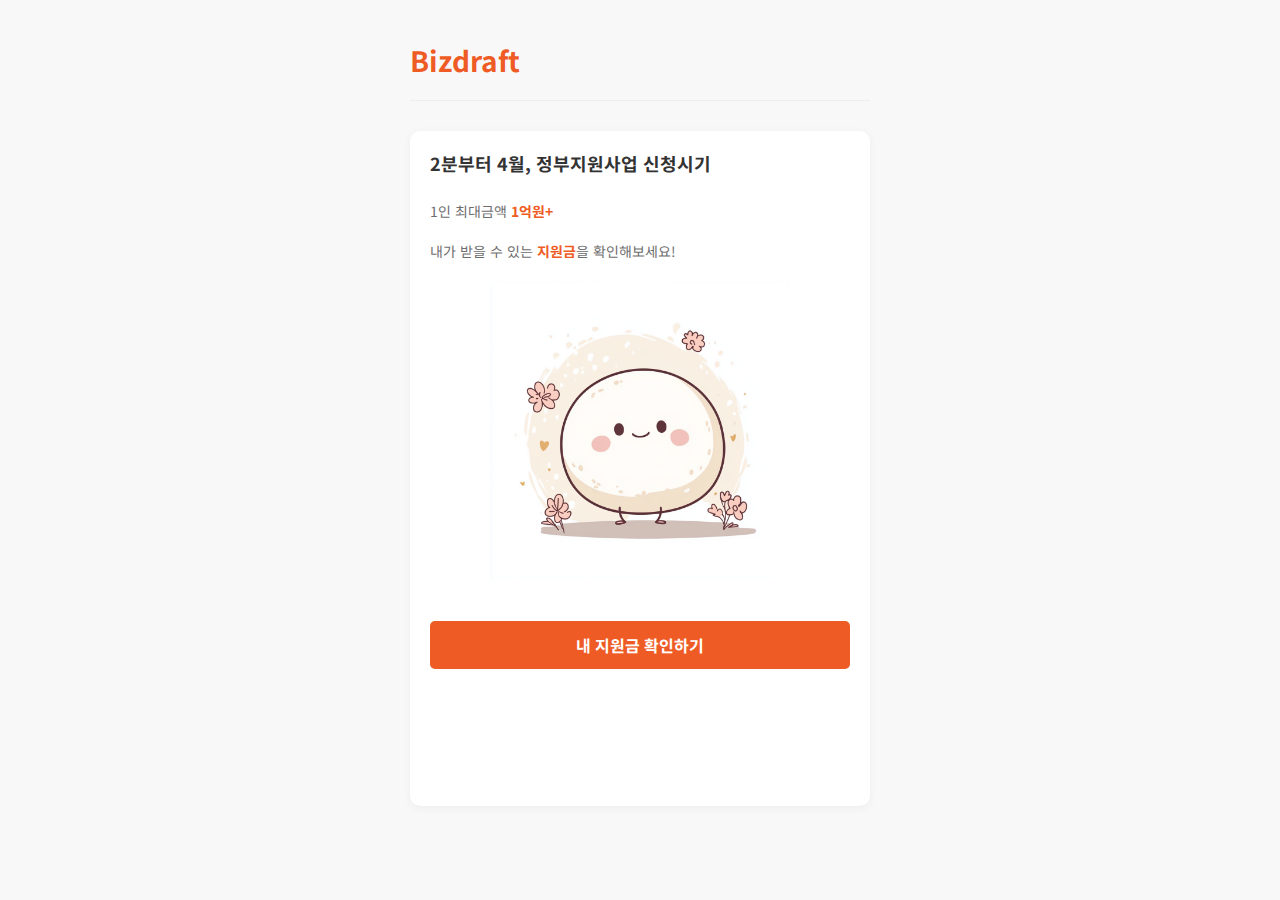
<file: index.html>
<!DOCTYPE html>
<html lang="ko">
<head>
    <meta charset="UTF-8">
    <meta name="viewport" content="width=device-width, initial-scale=1.0">
    <title>Bizdraft - 메인 화면</title>
    <link rel="stylesheet" href="css/style.css">
    <link href="https://fonts.googleapis.com/css2?family=Noto+Sans+KR:wght@400;500;700&display=swap" rel="stylesheet">
</head>
<body>
    <div class="container">
        <!-- Header -->
        <header>
            <div class="logo">Bizdraft</div>
        </header>
        
        <!-- Main Card -->
        <div class="main-card">
            <div class="main-heading">2분부터 4월, 정부지원사업 신청시기</div>
            <div class="sub-text">1인 최대금액 <span class="highlight">1억원+</span></div>
            <div class="sub-text">내가 받을 수 있는 <span class="highlight">지원금</span>을 확인해보세요!</div>
            <img src="images/mascot.png" alt="Mascot" class="mascot">
            <a href="startup-status.html" class="action-button">내 지원금 확인하기</a>
        </div>
    </div>
    
    <script src="js/main.js"></script>
    <script>
        // 메인 페이지 로드 시 이전 데이터 초기화
        document.addEventListener("DOMContentLoaded", function() {
            // 애플리케이션 시작 시 기존 데이터 초기화
            resetUserData();
            
            // 버튼 클릭 시 startup-status로 이동
            document.querySelector(".action-button").addEventListener("click", function(e) {
                e.preventDefault();
                window.location.href = "startup-status.html";
            });
        });
    </script>
</body>
</html>
</file>
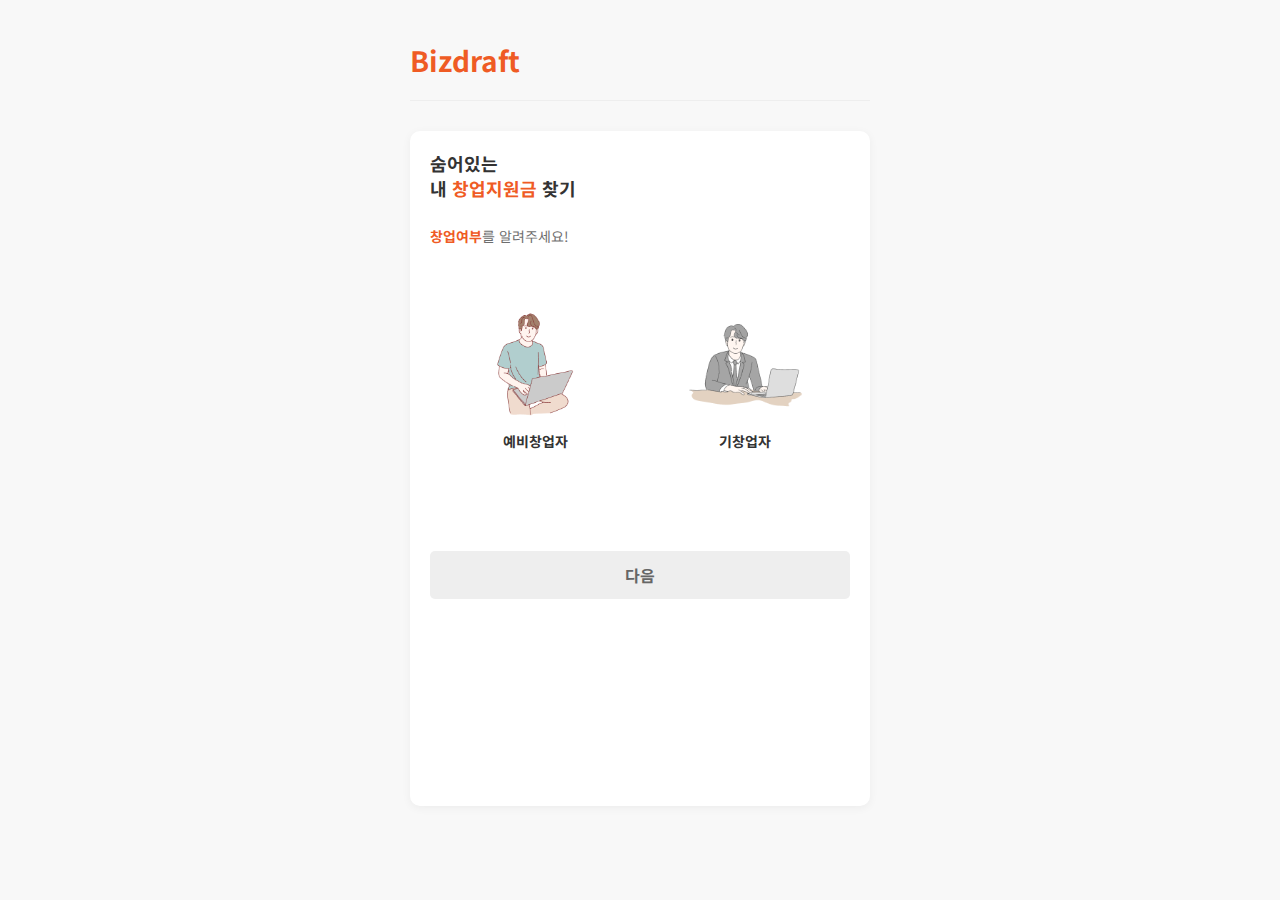
<file: business-idea.html>
<!DOCTYPE html>
<html lang="ko">
  <head>
    <meta charset="UTF-8" />
    <meta name="viewport" content="width=device-width, initial-scale=1.0" />
    <title>Bizdraft - 사업 아이디어 입력</title>
    <link rel="stylesheet" href="css/style.css" />
    <link
      href="https://fonts.googleapis.com/css2?family=Noto+Sans+KR:wght@400;500;700&display=swap"
      rel="stylesheet"
    />
  </head>
  <body>
    <div class="container">
      <!-- Header -->
      <header>
        <div class="logo">Bizdraft</div>
      </header>

      <!-- Main Card -->
      <div class="main-card">
        <div class="main-heading">
          숨어있는<br />내 <span class="highlight">창업지원금</span> 찾기
        </div>
        <div class="sub-text">
          <span class="highlight">사업(창업)아이디어</span>를 알려주세요!
        </div>

        <input
          type="text"
          class="input-field"
          placeholder="사업(창업) 아이디어를 간단하게 적어주세요."
          onkeyup="validateInput(this)"
        />
        <!-- <div class="input-helper">
                💡 키워드 예시: AI, 빅데이터, IoT, 환경, 복지 등
            </div> -->
        <a href="loading.html" class="action-button"
          >창업지원금 얼마인지 알아보기</a
        >

        <a href="landing.html" class="action-button secondary-button">
          추가 아이디어가 필요하신가요? 제안 받아보세요
        </div>
      </div>
    </div>

    <script src="js/main.js"></script>
    <script>
      document.addEventListener("DOMContentLoaded", function () {
        // 이전 페이지에서 전달받은 데이터 확인
        const previousData = getUserData("bizdraft_form_data");

        if (!previousData || !previousData.startupStatus) {
          console.log(
            "Missing startup status, redirecting to startup status page"
          );
          window.location.href = "startup-status.html";
          return;
        }

        // 입력 필드 초기 검증
        validateInput(document.querySelector(".input-field"));

        // 버튼 이벤트 리스너 설정
        document
          .querySelector(".action-button")
          .addEventListener("click", function (e) {
            e.preventDefault();

            const businessIdea = document
              .querySelector(".input-field")
              .value.trim();

            // 데이터 업데이트
            const formData = {
              startupStatus: previousData.startupStatus,
              businessIdea: businessIdea,
            };

            console.log("Saving business idea data:", formData);
            saveUserData("bizdraft_form_data", formData);

            // 로딩 페이지로 이동
            window.location.href = "loading.html";
          });
      });

      // 입력 검증 함수
      function validateInput(inputField) {
        const actionButton = document.querySelector(".action-button");

        if (inputField.value.trim() !== "") {
          actionButton.classList.add("active");
        } else {
          actionButton.classList.remove("active");
        }
      }
    </script>
  </body>
</html>
</file>
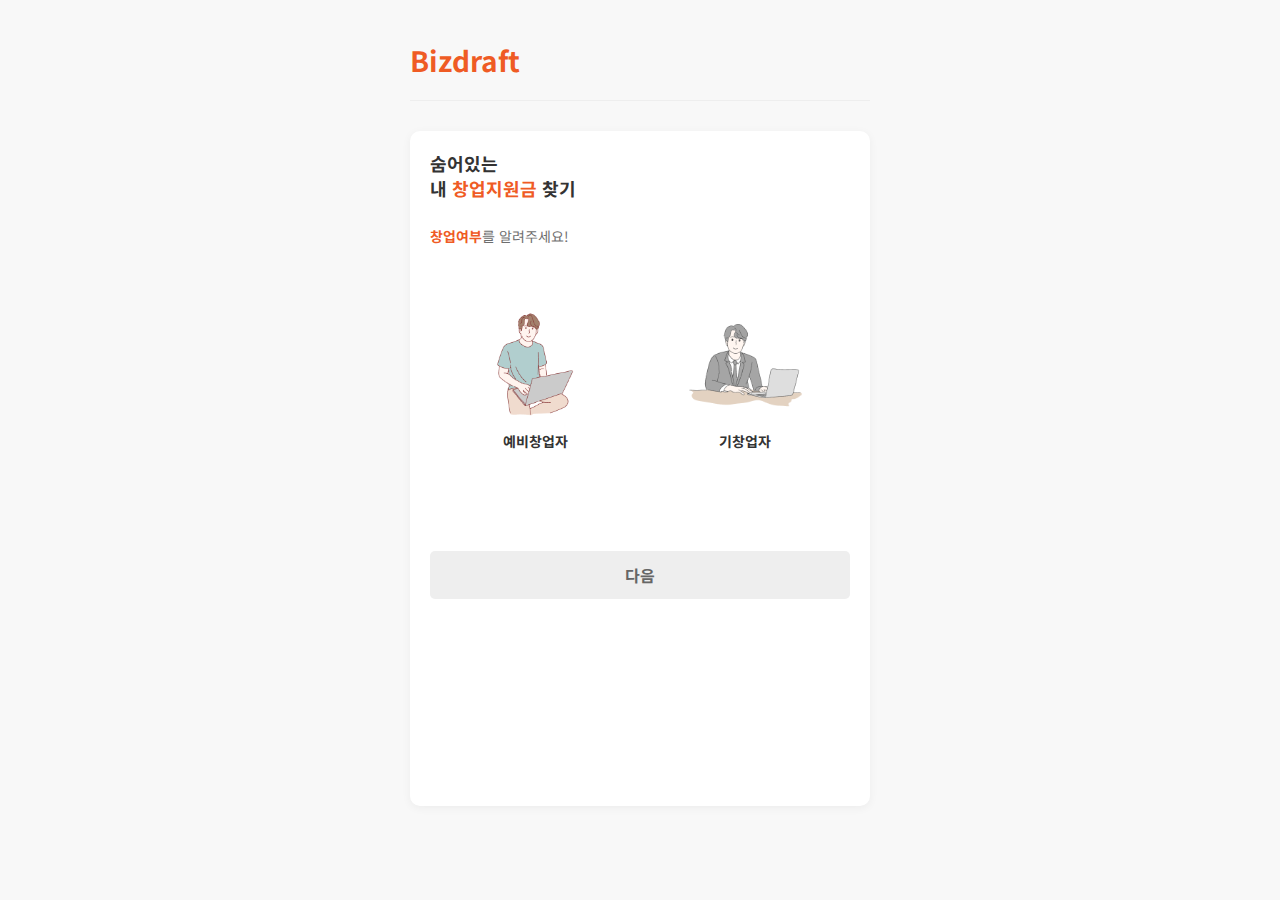
<file: loading.html>
<!DOCTYPE html>
<html lang="ko">
  <head>
    <meta charset="UTF-8" />
    <meta name="viewport" content="width=device-width, initial-scale=1.0" />
    <title>Bizdraft - 분석 중</title>
    <link rel="stylesheet" href="css/style.css" />
    <link
      href="https://fonts.googleapis.com/css2?family=Noto+Sans+KR:wght@400;500;700&display=swap"
      rel="stylesheet"
    />
  </head>
  <body>
    <div class="container">
      <!-- Header -->
      <header>
        <div class="logo">Bizdraft</div>
      </header>

      <!-- Main Card -->
      <div class="main-card" style="text-align: center">
        <div class="main-heading">
          <span class="highlight">창업여부</span>와
          <span class="highlight">사업 아이디어</span><br />
          토대로 Bizdraft AI가 열심히 분석하고 있어요
        </div>

        <div class="sub-text">
          지금 서비스를 나가면 분석이 중단됩니다<br />
          잠시만 기다려주세요
        </div>

        <img src="images/mascot.png" alt="Mascot" class="mascot" />

        <div class="progress-text">
          아직 분석 중이에요...<br />
          90% 진행 중
        </div>

        <div class="progress-bar">
          <div class="progress-fill"></div>
        </div>

        <div class="redirect-text">
          잠시 후 결과 페이지로 자동 이동합니다...
        </div>
      </div>
    </div>

    <script src="js/main.js"></script>
    <script src="js/loading.js"></script>
  </body>
</html>
</file>
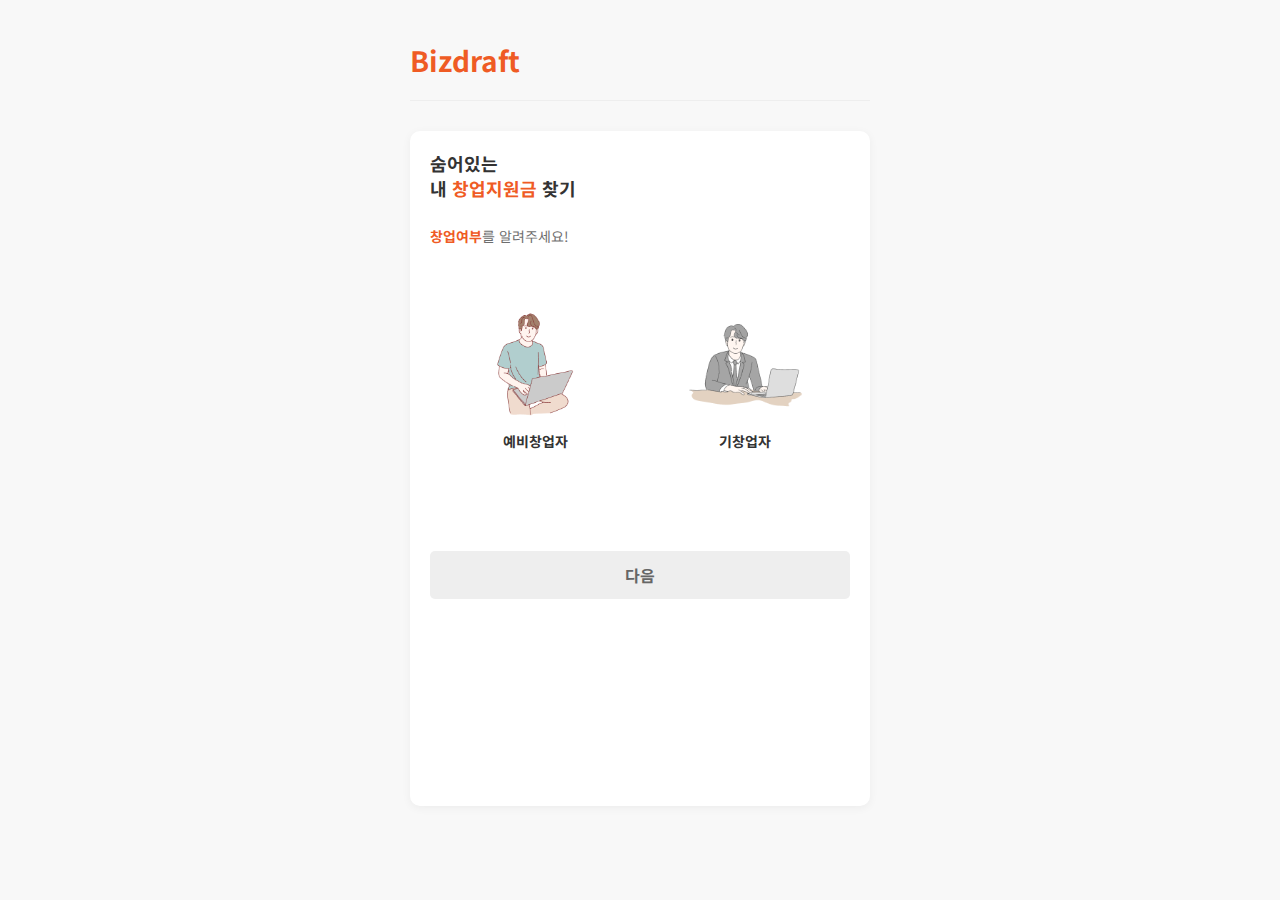
<file: results.html>
<!DOCTYPE html>
<html lang="ko">
  <head>
    <meta charset="UTF-8" />
    <meta name="viewport" content="width=device-width, initial-scale=1.0" />
    <title>Bizdraft - 지원금 결과</title>
    <link rel="stylesheet" href="css/style.css" />
    <link
      href="https://fonts.googleapis.com/css2?family=Noto+Sans+KR:wght@400;500;700&display=swap"
      rel="stylesheet"
    />
  </head>
  <body>
    <div class="container">
      <!-- Header -->
      <header>
        <div class="logo">Bizdraft</div>
      </header>

      <!-- Progress Circle Section -->
      <div class="progress-section">
        <div class="progress-circle-container">
          <div class="progress-circle">
            <div class="funding-title">합격 확률</div>
            <div class="progress-percentage">
              <span class="progress-percentage">78</span>%
            </div>
          </div>
        </div>

        <div class="expected-amount">
          <div class="status-message">내 예상 지원금은</div>
          <div>
            <span class="status-message">약</span>
            <span class="amount-value">5</span>
          </div>
          <div class="status-message">
            <span class="highlight">보완이</span>필요하지만<br />
            <span class="highlight">선정 가능성</span>이 있어요!
          </div>
          <a href="landing.html" class="action-button" style="width: auto">지원금 보기</a>
        </div>
      </div>

      <!-- Funding List Section -->
      <div class="funding-section">
        <div class="section-title">
          받을 수 있는 지원사업 <span class="small-text">(예상)</span>
        </div>

        <div class="funding-list">
          <div class="funding-item">
            <div class="funding-icon primary">
              <img
                src="images/ri_building-fill.png"
                alt="Icon"
                style="width: 30px; height: 30px"
              />
            </div>
            <div class="funding-details">
              <div class="funding-title">예비창업패키지</div>
            </div>
            <div class="funding-amount">43,000,000원</div>
          </div>

          <div class="funding-item">
            <div class="funding-icon secondary">
              <img
                src="images/ri_building-fill.png"
                alt="Icon"
                style="width: 30px; height: 30px"
              />
            </div>
            <div class="funding-details">
              <div class="funding-title">데이터바우처 사업</div>
            </div>
            <div class="funding-amount">12,000,000원</div>
          </div>
        </div>

        <a href="landing.html" class="apply-button">지원사업 신청하기</a>
      </div>
    </div>

    <script src="js/main.js"></script>
    <script>
      document.addEventListener("DOMContentLoaded", function () {
        const formData = getUserData("bizdraft_form_data");
        console.log("Results page - Received data:", formData);

        // startupStatus만 필수로 확인
        if (!formData || !formData.startupStatus) {
          console.error("Missing required data for results page");
          alert("창업 여부 정보가 없습니다. 처음부터 다시 시작합니다.");
          window.location.href = "startup-status.html";
          return;
        }

        // 결과 표시 함수 호출
        displayResults();

        // 결과 페이지 진행률 원형 애니메이션
        const progressCircle = document.querySelector(".progress-circle");
        const percentageElement = document.querySelector(
          ".progress-percentage span"
        );

        if (percentageElement && progressCircle) {
          const targetPercentage = parseInt(percentageElement.textContent, 10);
          animatePercentage(targetPercentage);
        }
      });

      // 진행률 애니메이션 함수
      function animatePercentage(targetPercentage) {
        const progressCircle = document.querySelector(".progress-circle");
        const duration = 2000;
        let start = null;

        function animate(timestamp) {
          if (!start) start = timestamp;
          const elapsed = timestamp - start;
          const progress = Math.min(elapsed / duration, 1);
          const currentPercentage = progress * targetPercentage;

          // 원형 프로그레스 업데이트 (CSS 변수 사용)
          progressCircle.style.setProperty("--percentage", currentPercentage);

          if (progress < 1) {
            requestAnimationFrame(animate);
          }
        }

        requestAnimationFrame(animate);
      }

    </script>
  </body>
</html>
</file>
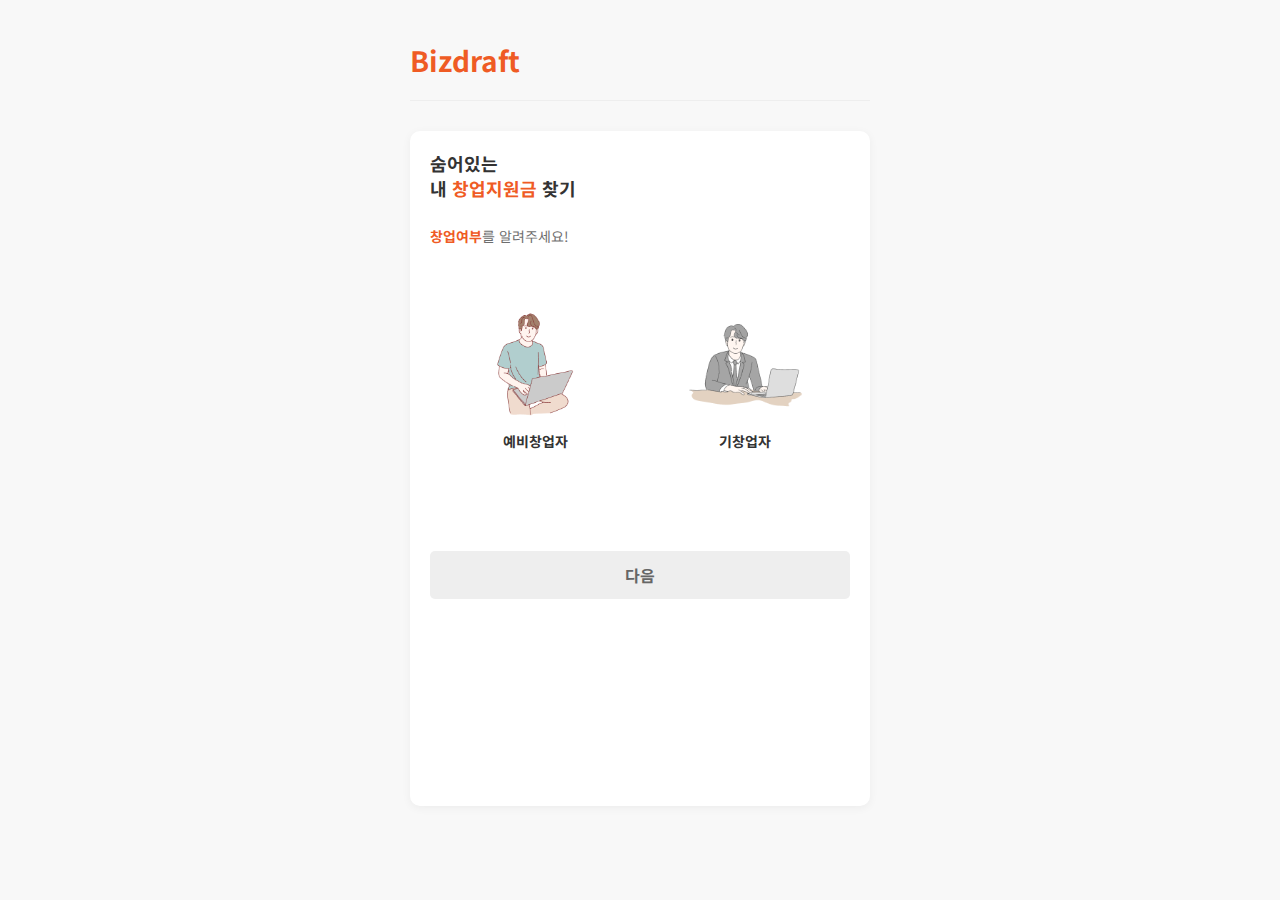
<file: startup-status.html>
<!DOCTYPE html>
<html lang="ko">
  <head>
    <meta charset="UTF-8" />
    <meta name="viewport" content="width=device-width, initial-scale=1.0" />
    <title>Bizdraft - 창업여부 선택</title>
    <link rel="stylesheet" href="css/style.css" />
    <link
      href="https://fonts.googleapis.com/css2?family=Noto+Sans+KR:wght@400;500;700&display=swap"
      rel="stylesheet"
    />
  </head>
  <body>
    <div class="container">
      <!-- Header -->
      <header>
        <div class="logo">Bizdraft</div>
      </header>

      <!-- Main Card -->
      <div class="main-card">
        <div class="main-heading">
          숨어있는<br />내 <span class="highlight">창업지원금</span> 찾기
        </div>
        <div class="sub-text">
          <span class="highlight">창업여부</span>를 알려주세요!
        </div>

        <div class="user-type-container">
          <div class="user-type" onclick="selectType(this, '예비창업자')">
            <img src="images/startup-icon.png" alt="예비창업자" />
            <div class="user-type-label">예비창업자</div>
          </div>
          <div class="user-type" onclick="selectType(this, '기창업자')">
            <img src="images/business-icon.png" alt="기창업자" />
            <div class="user-type-label">기창업자</div>
          </div>
        </div>

        <a
          href="business-idea.html"
          class="action-button secondary-button"
          id="nextButton"
          >다음</a
        >
      </div>
    </div>

    <script src="js/main.js"></script>
    <script>
      // startup-status.html의 스크립트 부분 수정

      let selectedType = null;
      const nextButton = document.getElementById("nextButton");
      
      // 결과 화면이 로드되면 데이터 리셋
      resetUserData();

      function selectType(element, type) {
        // Remove selected class from all
        document.querySelectorAll(".user-type").forEach((el) => {
          el.classList.remove("selected");
        });

        // Add selected class to clicked element
        element.classList.add("selected");
        selectedType = type;

        // Change button style
        nextButton.classList.remove("secondary-button");

        // 선택된 값 저장
        const formData = {
          startupStatus: type,
          businessIdea: null,
        };
        saveUserData("bizdraft_form_data", formData);
      }

      // 다음 버튼 클릭 이벤트
      nextButton.addEventListener("click", function (e) {
        e.preventDefault();

        if (!selectedType) {
          alert("창업 여부를 선택해주세요.");
          return;
        }

        // 데이터 저장 후 이동
        const formData = getUserData("bizdraft_form_data");
        if (formData && formData.startupStatus) {
          console.log("Moving to business-idea with data:", formData);
          window.location.href = "business-idea.html";
        } else {
          // 데이터가 없을 경우 다시 저장 시도
          saveUserData("bizdraft_form_data", {
            startupStatus: selectedType,
            businessIdea: null,
          });
          window.location.href = "business-idea.html";
        }
      });
    </script>
  </body>
</html>
</file>
<file: css/style.css>
/* Global Styles */
* {
    margin: 0;
    padding: 0;
    box-sizing: border-box;
    font-family: 'Noto Sans KR', sans-serif;
}

body {
    background-color: #f8f8f8;
    color: #333;
}

.container {
    max-width: 500px;
    margin: 0 auto;
    padding: 20px;
}

/* Header */
header {
    display: flex;
    justify-content: space-between;
    align-items: center;
    padding: 20px 0;
    border-bottom: 1px solid #eee;
}

.logo {
    font-size: 28px;
    font-weight: bold;
    color: #EF5B24;
}

/* Main Card */
.main-card {
    background-color: #fff;
    border-radius: 10px;
    padding: 20px;
    margin-top: 30px;
    box-shadow: 0 2px 10px rgba(0,0,0,0.05);
    height: 75vh;
}

.main-heading {
    font-size: 18px;
    font-weight: bold;
    margin-bottom: 25px;
    line-height: 1.4;
}

.highlight {
    color: #EF5B24;
    font-weight: bold;
}

.sub-text {
    font-size: 14px;
    margin-bottom: 20px;
    color: #6e6e6e;
}

/* Mascot */
.mascot {
    width: 300px;
    margin: 20px auto;
    display: block;
}

/* Action Buttons */
.action-button {
    display: inline-block;
    background-color: #EF5B24;
    color: white;
    padding: 12px 30px;
    border-radius: 5px;
    text-decoration: none;
    font-weight: bold;
    margin-top: 20px;
    cursor: pointer;
    border: none;
    font-size: 16px;
    width: 100%;
    text-align: center;
}

.secondary-button {
    background-color: #eee;
    color: #666;
}

/* User Type Selection */
.user-type-container {
    display: flex;
    justify-content: space-around;
    margin: 30px 0;
}

.user-type {
    margin-top: 20px;
    margin-bottom: 50px;
    text-align: center;
    cursor: pointer;
    width: 120px;
}

.user-type img {
    width: 120px;
    height: 120px;
    margin-bottom: 10px;
    border-radius: 5px;
}

.user-type-label {
    font-size: 14px;
    font-weight: bold;
}

.user-type.selected img {
    border: 3px solid #EF5B24;
}

.user-type.selected .user-type-label {
    color: #EF5B24;
}

/* Input Field */
.input-field {
    width: 100%;
    padding: 12px;
    border: 1px solid #ddd;
    border-radius: 5px;
    margin: 20px 0;
    font-size: 14px;
}

.info-text {
    font-size: 12px;
    color: #666;
    text-align: right;
    margin: 10px 0;
}

/* Progress Bar */
.progress-bar {
    height: 15px;
    background-color: #eee;
    border-radius: 10px;
    margin: 20px 0;
    overflow: hidden;
}

.progress-fill {
    height: 100%;
    width: 90%;
    background-color: #EF5B24;
    border-radius: 10px;
    animation: progress 1s ease-in-out;
}

@keyframes progress {
    from { width: 0; }
    to { width: 90%; }
}

/* Loading Screen */
.progress-text {
    color: #EF5B24;
    font-weight: bold;
    margin: 15px 0;
}

.redirect-text {
    font-size: 12px;
    color: #888;
    margin-top: 30px;
}

/* Progress Circle (Results page) */
.progress-section {
    text-align: center;
    margin: 30px 0;
}

.progress-circle-container {
    position: relative;
    width: 200px;
    height: 200px;
    margin: 0 auto;
}

.progress-circle { 
    width: 100%;
    height: 100%;
    border-radius: 50%;
    box-shadow: 0 2px 10px rgba(0,0,0,0.1);
    display: flex;
    align-items: center;
    justify-content: center;
    position: relative;
    flex-direction: column;
    /* 시작점을 위쪽(0deg)으로 변경 */
    background: conic-gradient(
        from 360deg,
        #EF5B24 calc(var(--percentage, 0) * 1%),
        #eee calc(var(--percentage, 0) * 1%)
    );
    transform: scaleX(-1);
}

.progress-circle > * {
    transform: scaleX(-1);
}

.progress-circle::after {
    content: "";
    position: absolute;
    top: 15px;
    left: 15px;
    right: 15px;
    bottom: 15px;
    border-radius: 50%;
    background: white;
}

.progress-percentage, .funding-title {
    position: relative;
    z-index: 1;
}

.progress-circle::before {
    content: "";
    position: absolute;
    top: 5px;
    left: 5px;
    right: 5px;
    bottom: 5px;
    border-radius: 50%;
    border: 15px solid #eee;
    transform: rotate(45deg);
}

.progress-percentage {
    font-size: 45px;
    font-weight: bold;
    color: #EF5B24;
}

.progress-label {
    font-size: 12px;
    color: #888;
    margin-top: 5px;
}

.expected-amount {
    margin-top: 20px;
    text-align: center;
}

.amount-label {
    font-size: 14px;
    color: #666;
}

.amount-value {
    font-size: 32px;
    font-weight: bold;
    color: #EF5B24;
    margin: 10px 10px;
}

.status-message {
    font-size: 14px;
    margin-top: 10px;
    line-height: 1.4;
}

/* Funding List */
.funding-section {
    background-color: #fff;
    border-radius: 10px;
    padding: 20px;
    margin-top: 30px;
    box-shadow: 0 2px 10px rgba(0,0,0,0.05);
}

.section-title {
    font-size: 16px;
    font-weight: bold;
    margin-bottom: 20px;
    color: #EF5B24;
}

.small-text {
    font-size: 12px;
    color: #888;
    font-weight: normal;
}

.funding-list {
    margin-top: 20px;
}

.funding-item {
    display: flex;
    justify-content: space-between;
    align-items: center;
    padding: 15px 0;
    border-bottom: 1px solid #eee;
}

.funding-icon {
    width: 40px;
    height: 40px;
    border-radius: 50%;
    display: flex;
    align-items: center;
    justify-content: center;
    margin-right: 15px;
}

.funding-icon.primary {
    background-color: #EF5B24; /* EF5B24 with opacity */
}

.funding-icon.secondary {
    background-color: #F4B183; /* gray with opacity */
}

.funding-details {
    flex-grow: 1;
}

.funding-title {
    font-size: 16px;
    font-weight: bold;
}

.funding-amount {
    font-size: 16px;
    color: #EF5B24;
    font-weight: bold;
}

.apply-button {
    display: block;
    background-color: #EF5B24;
    color: white;
    padding: 15px 30px;
    border-radius: 5px;
    text-decoration: none;
    font-weight: bold;
    margin-top: 20px;
    cursor: pointer;
    border: none;
    font-size: 16px;
    text-align: center;
}
</file>
